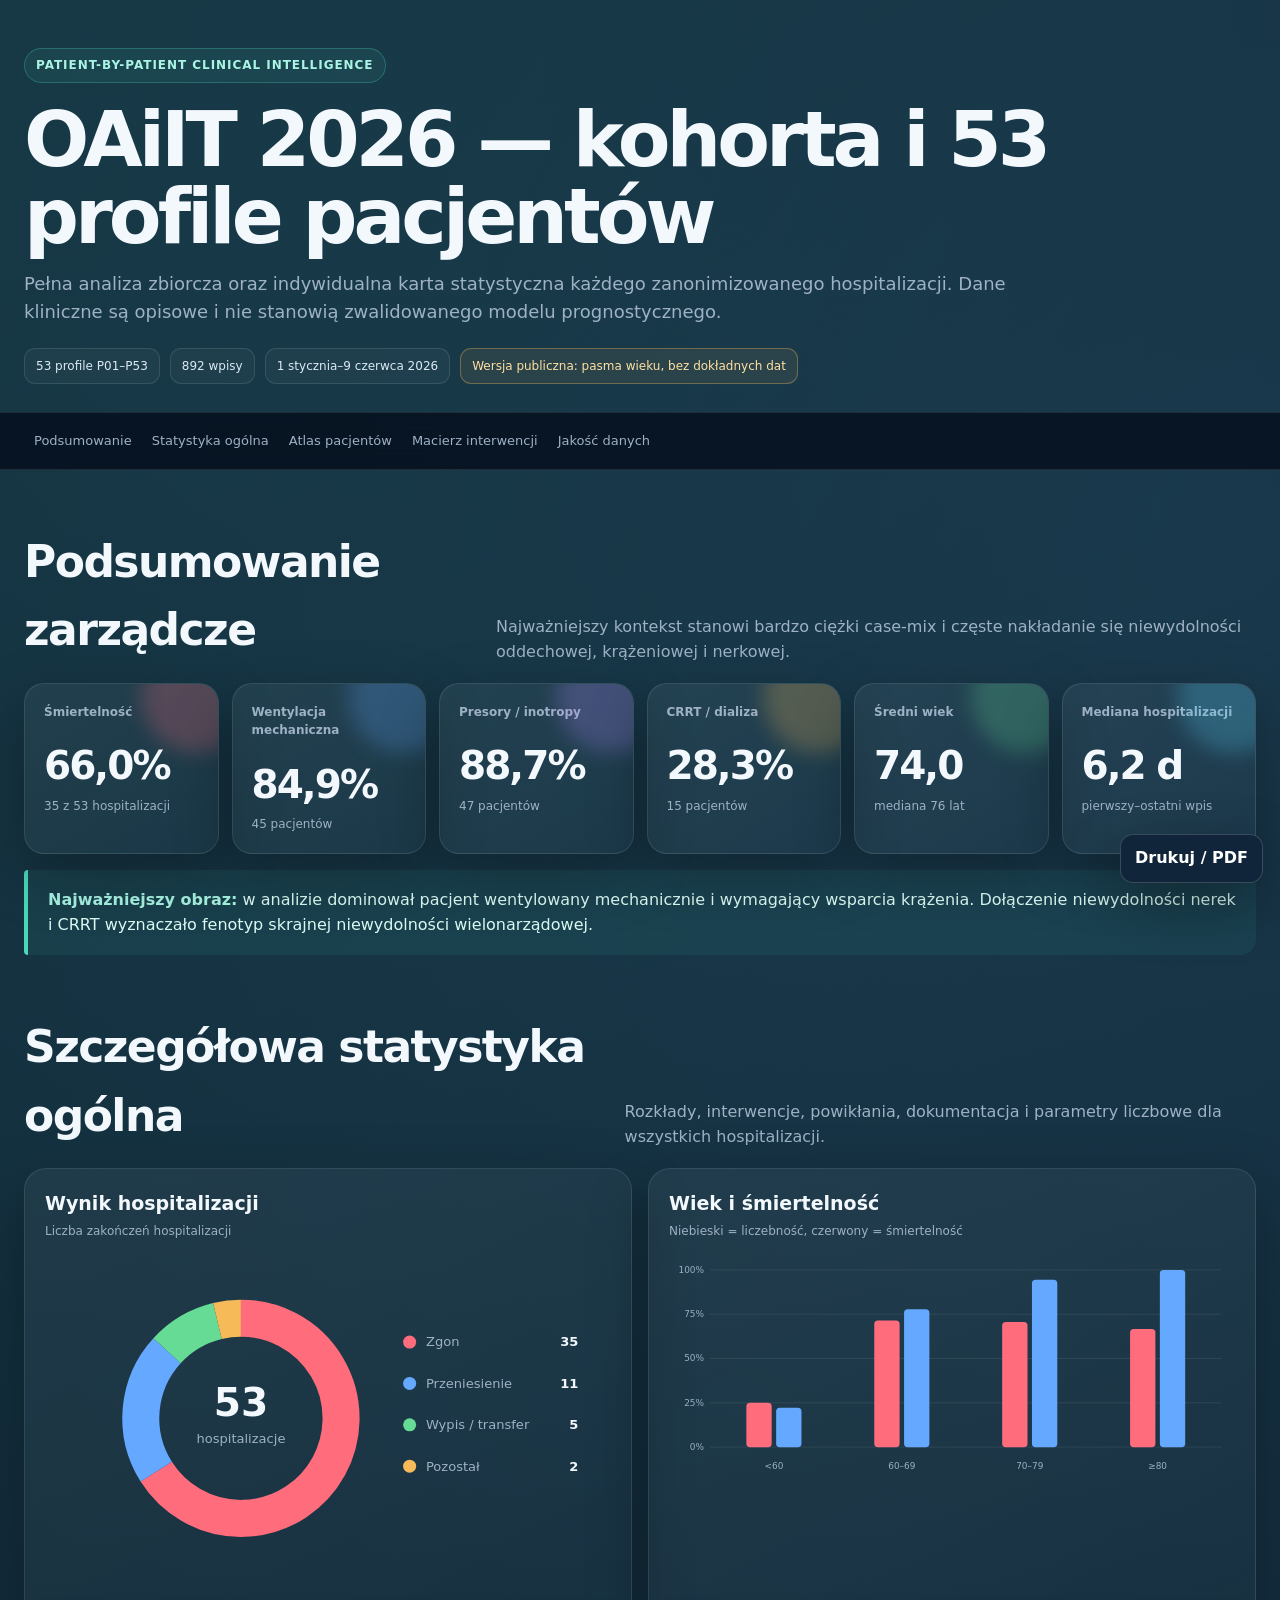
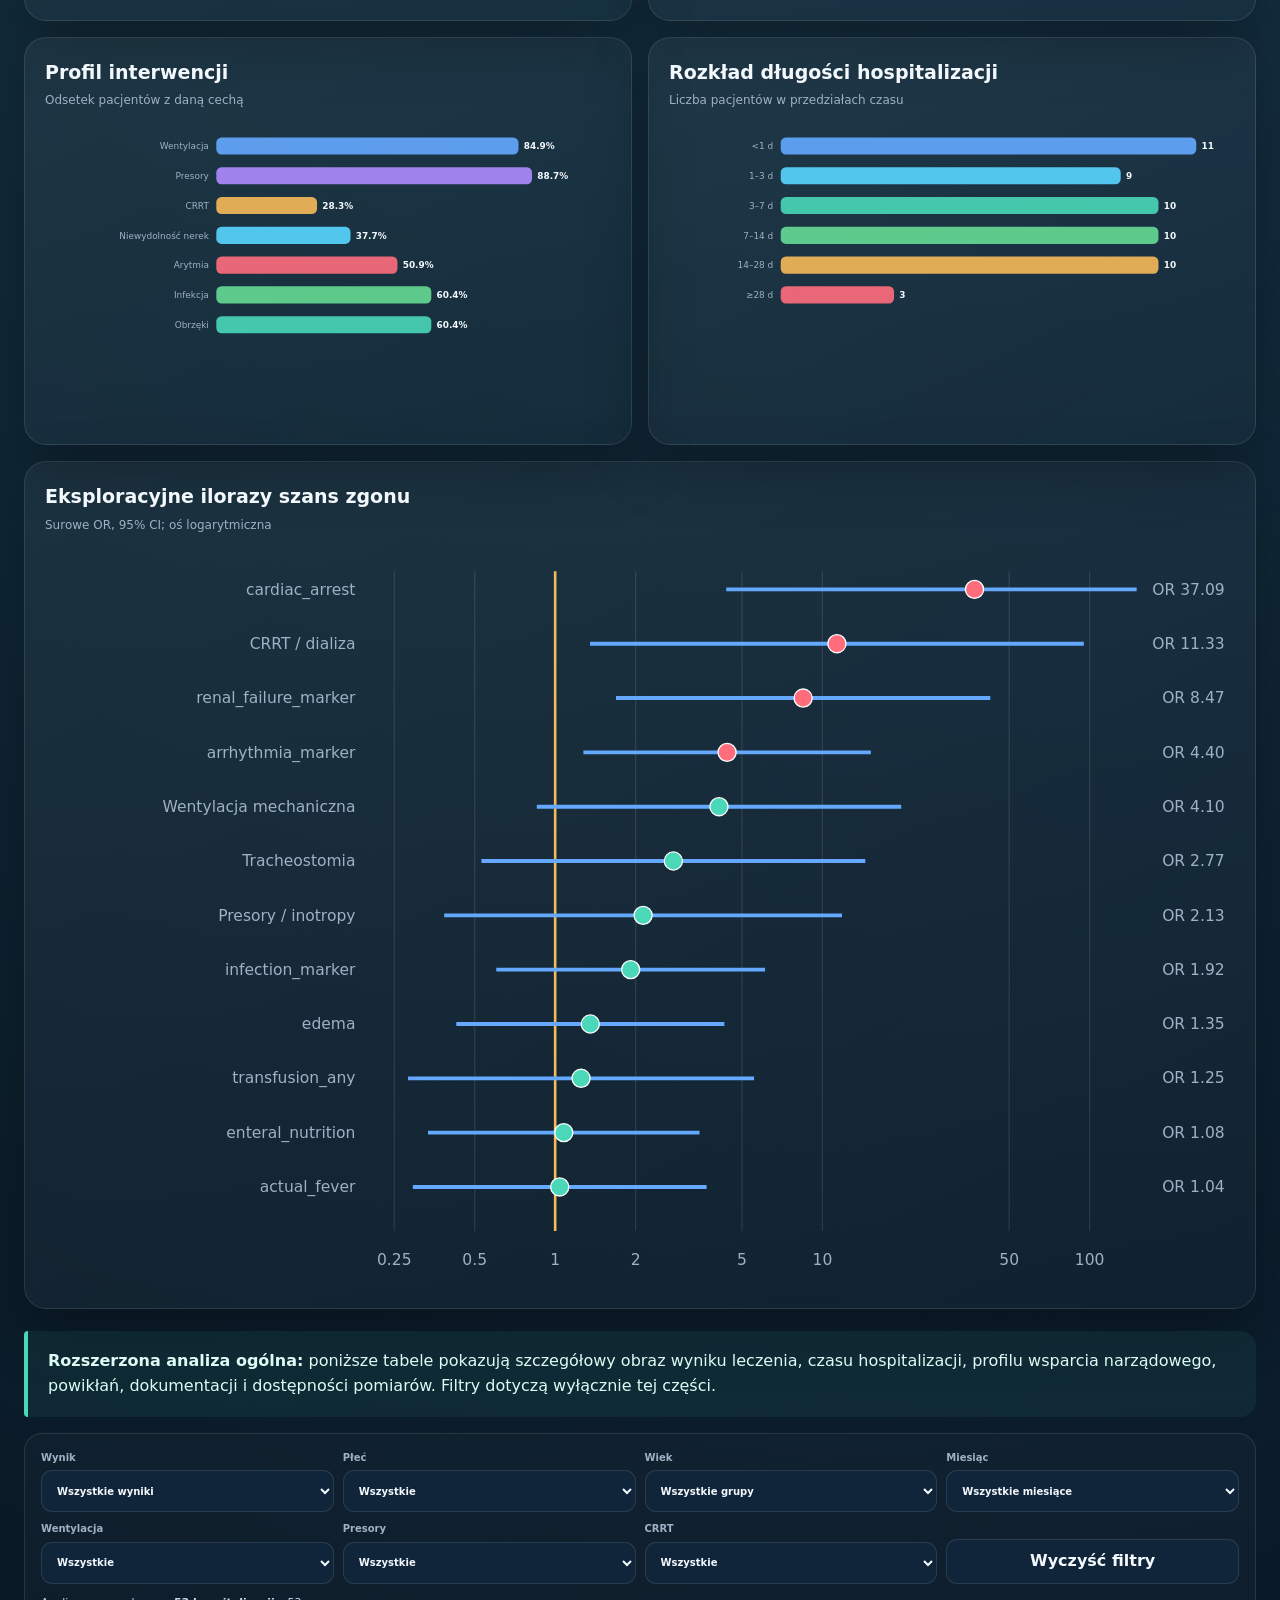
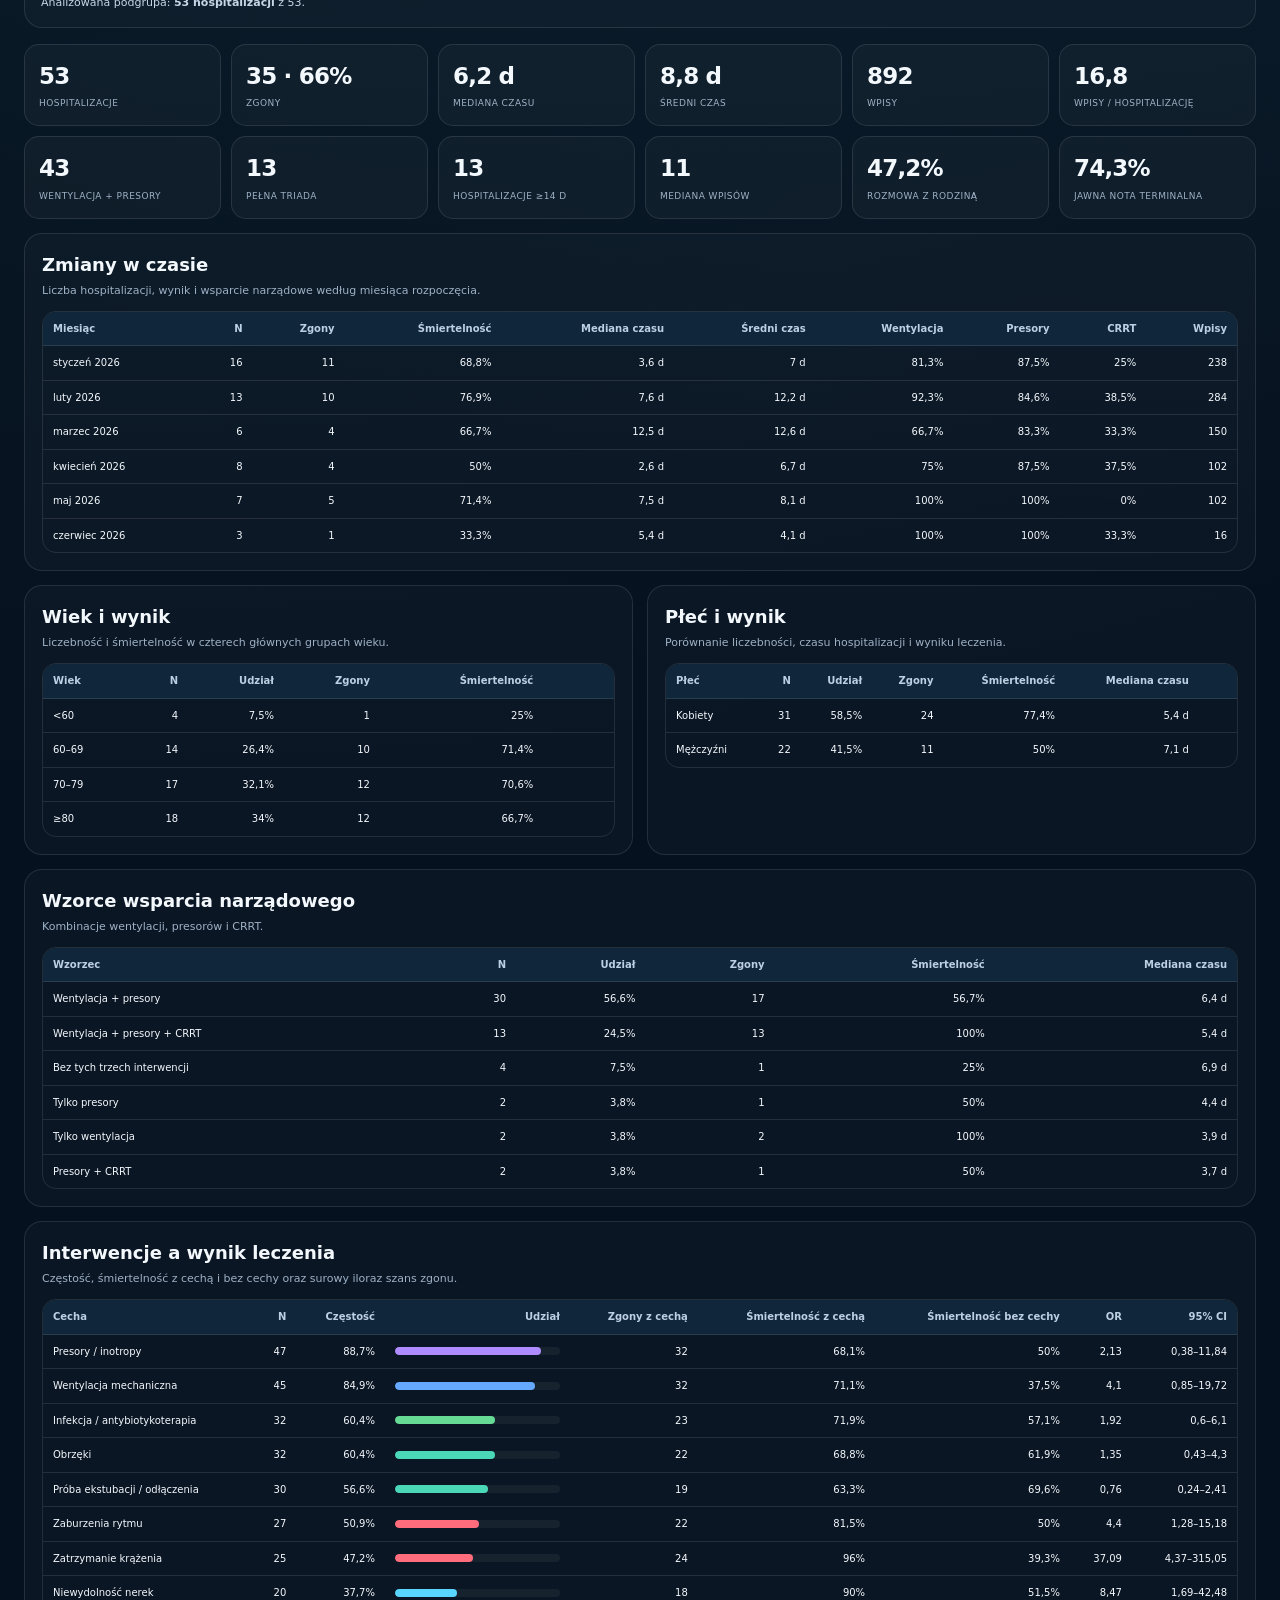
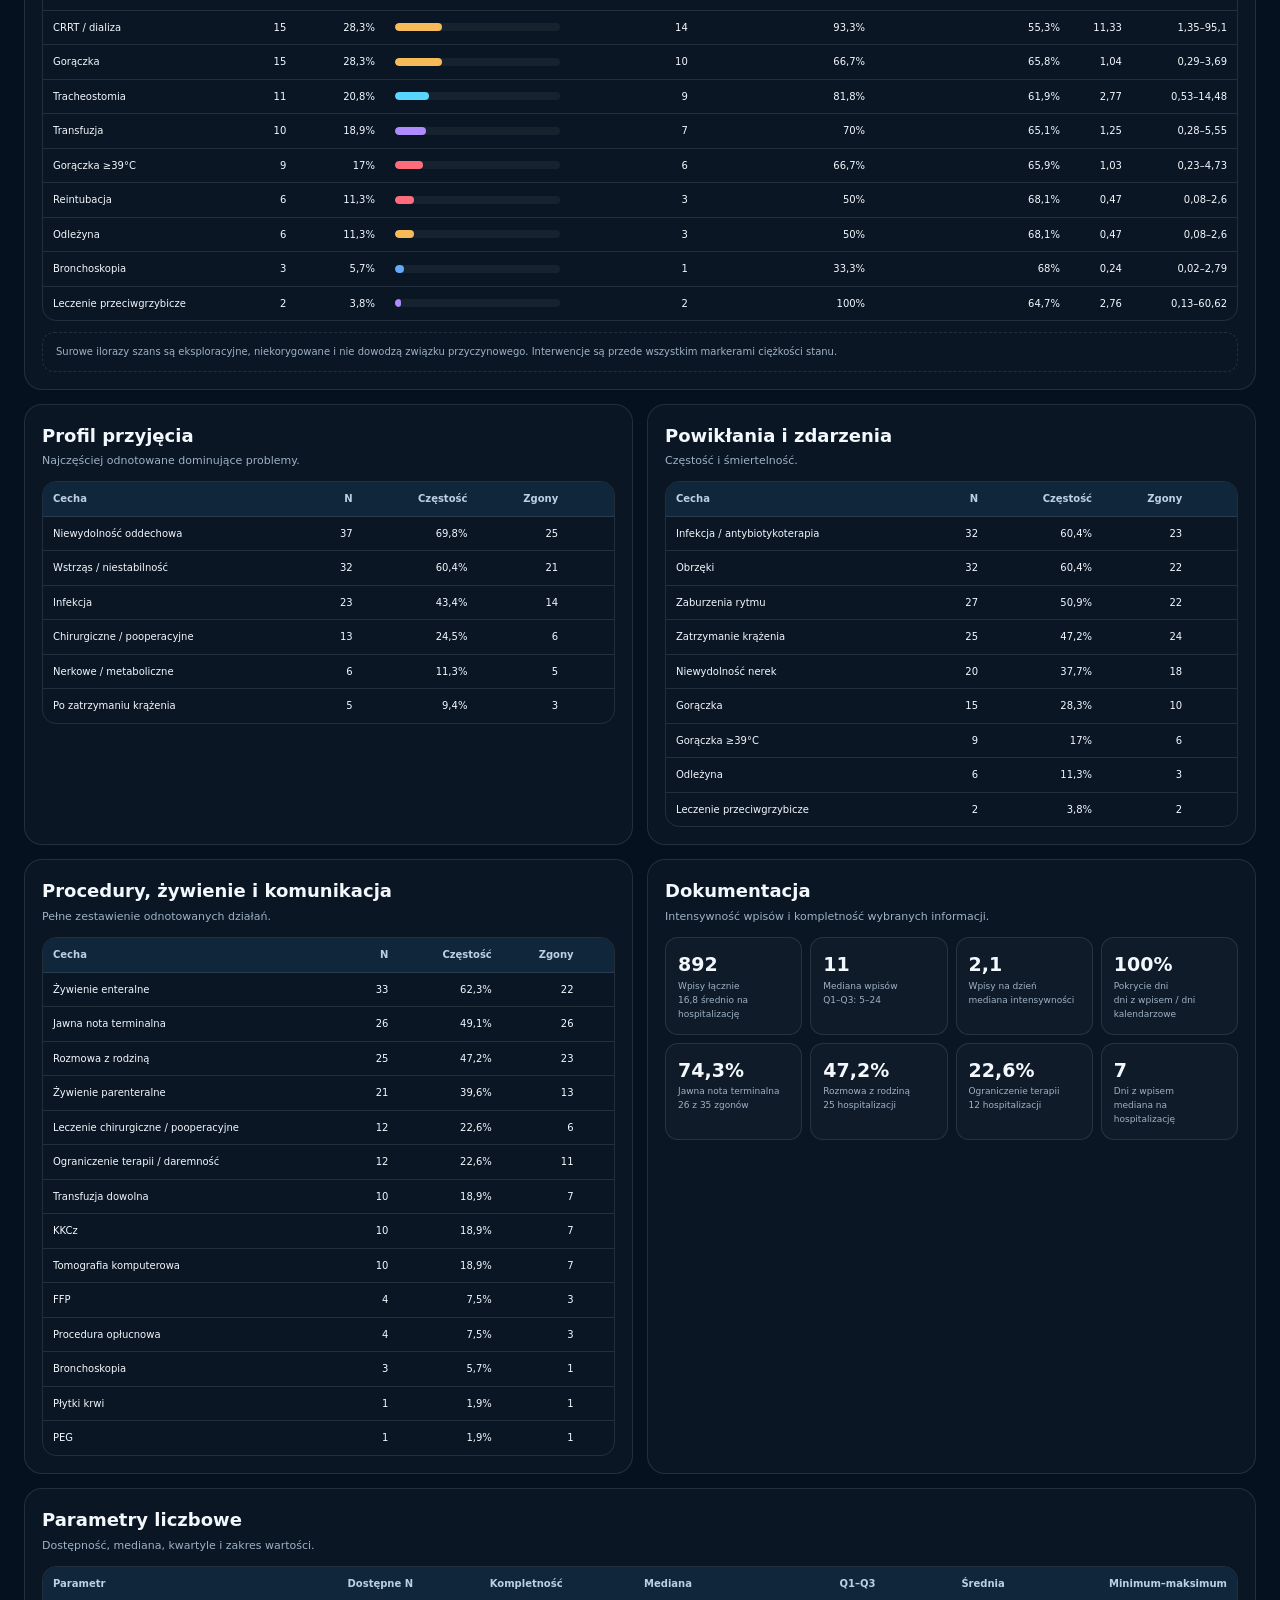
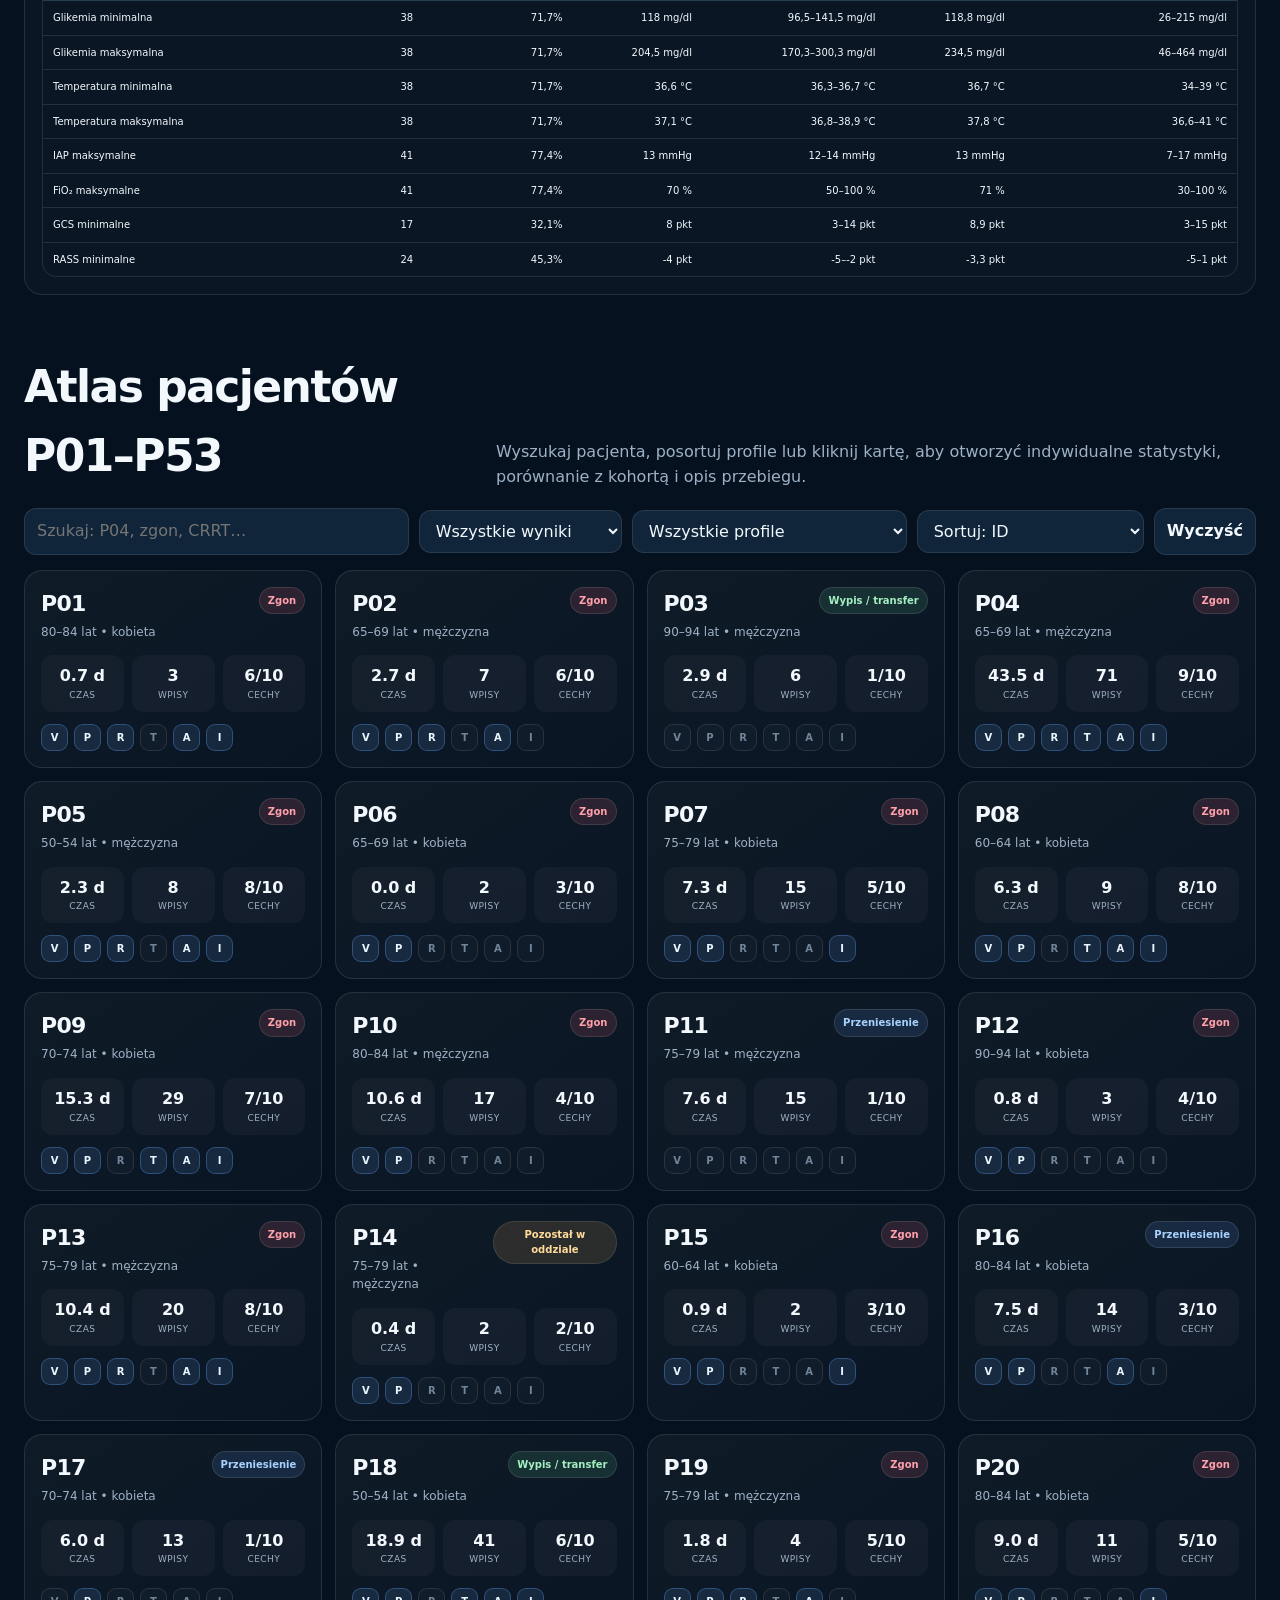
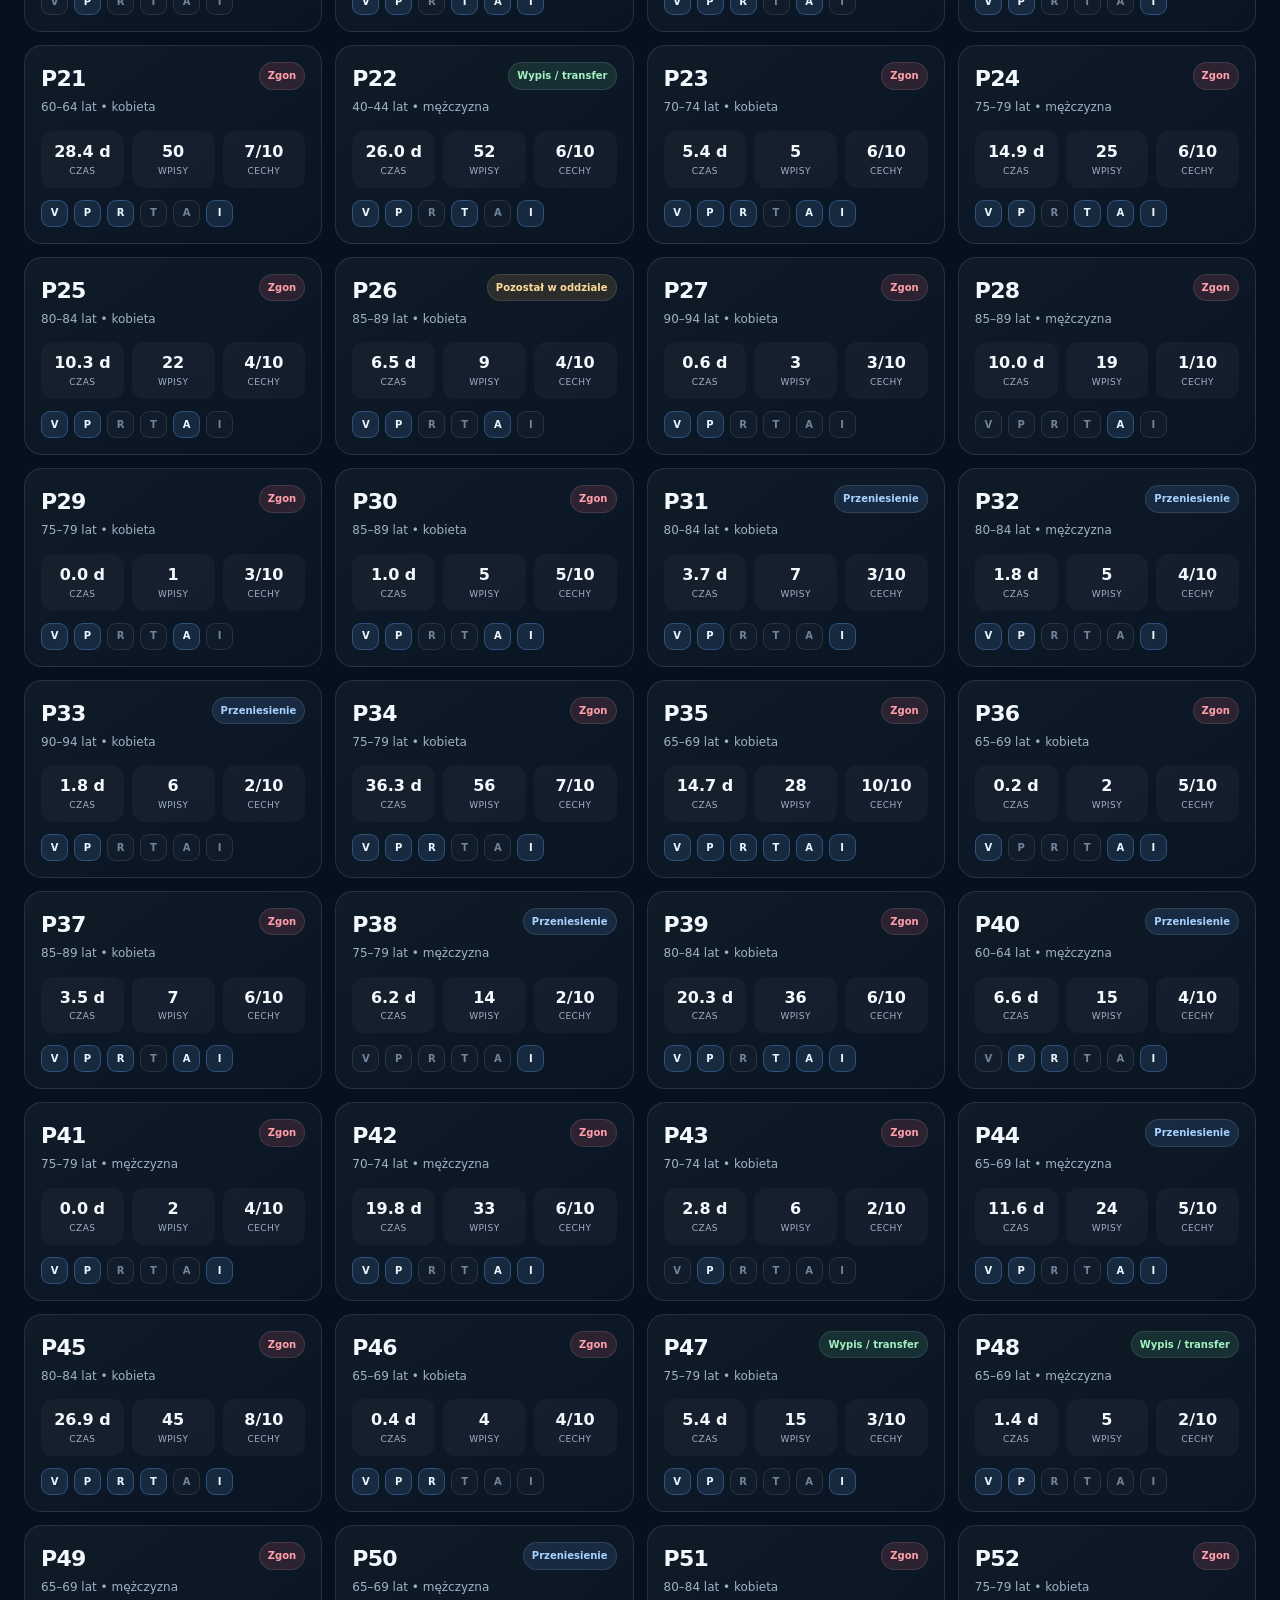
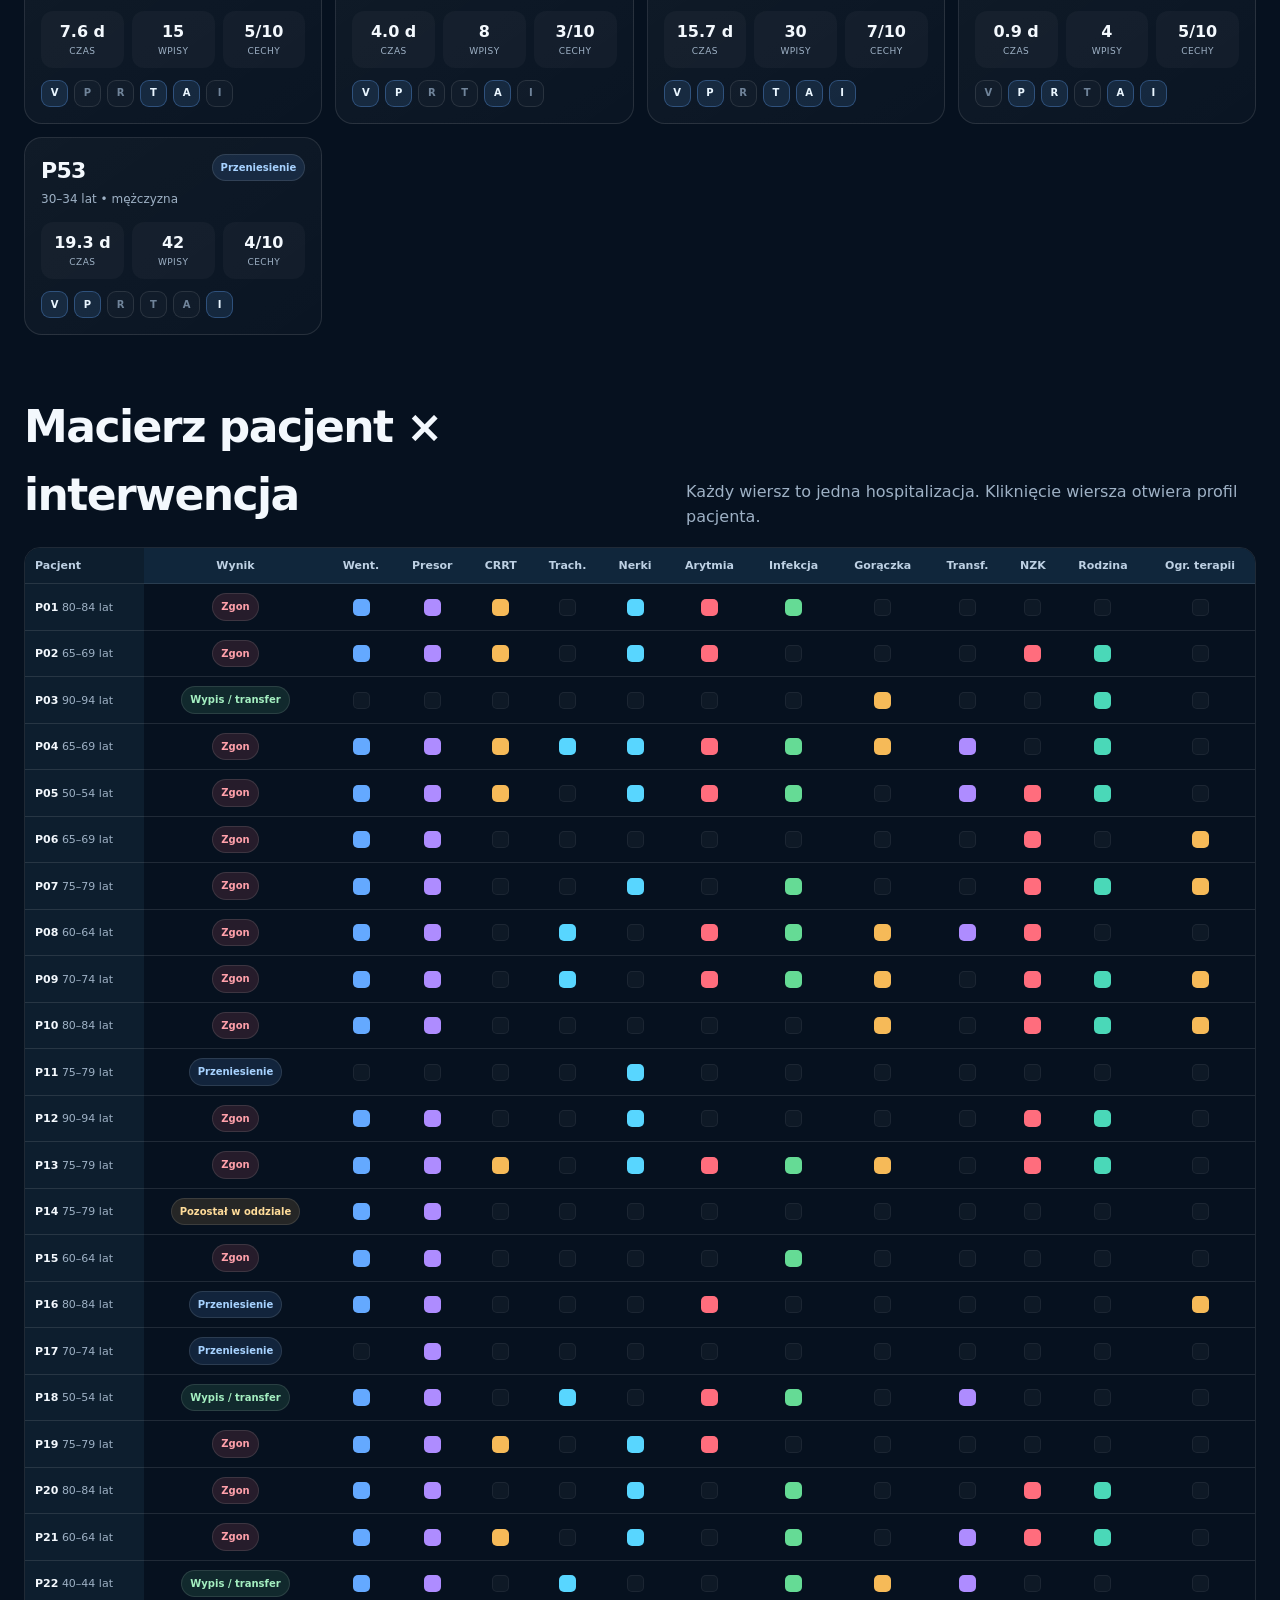
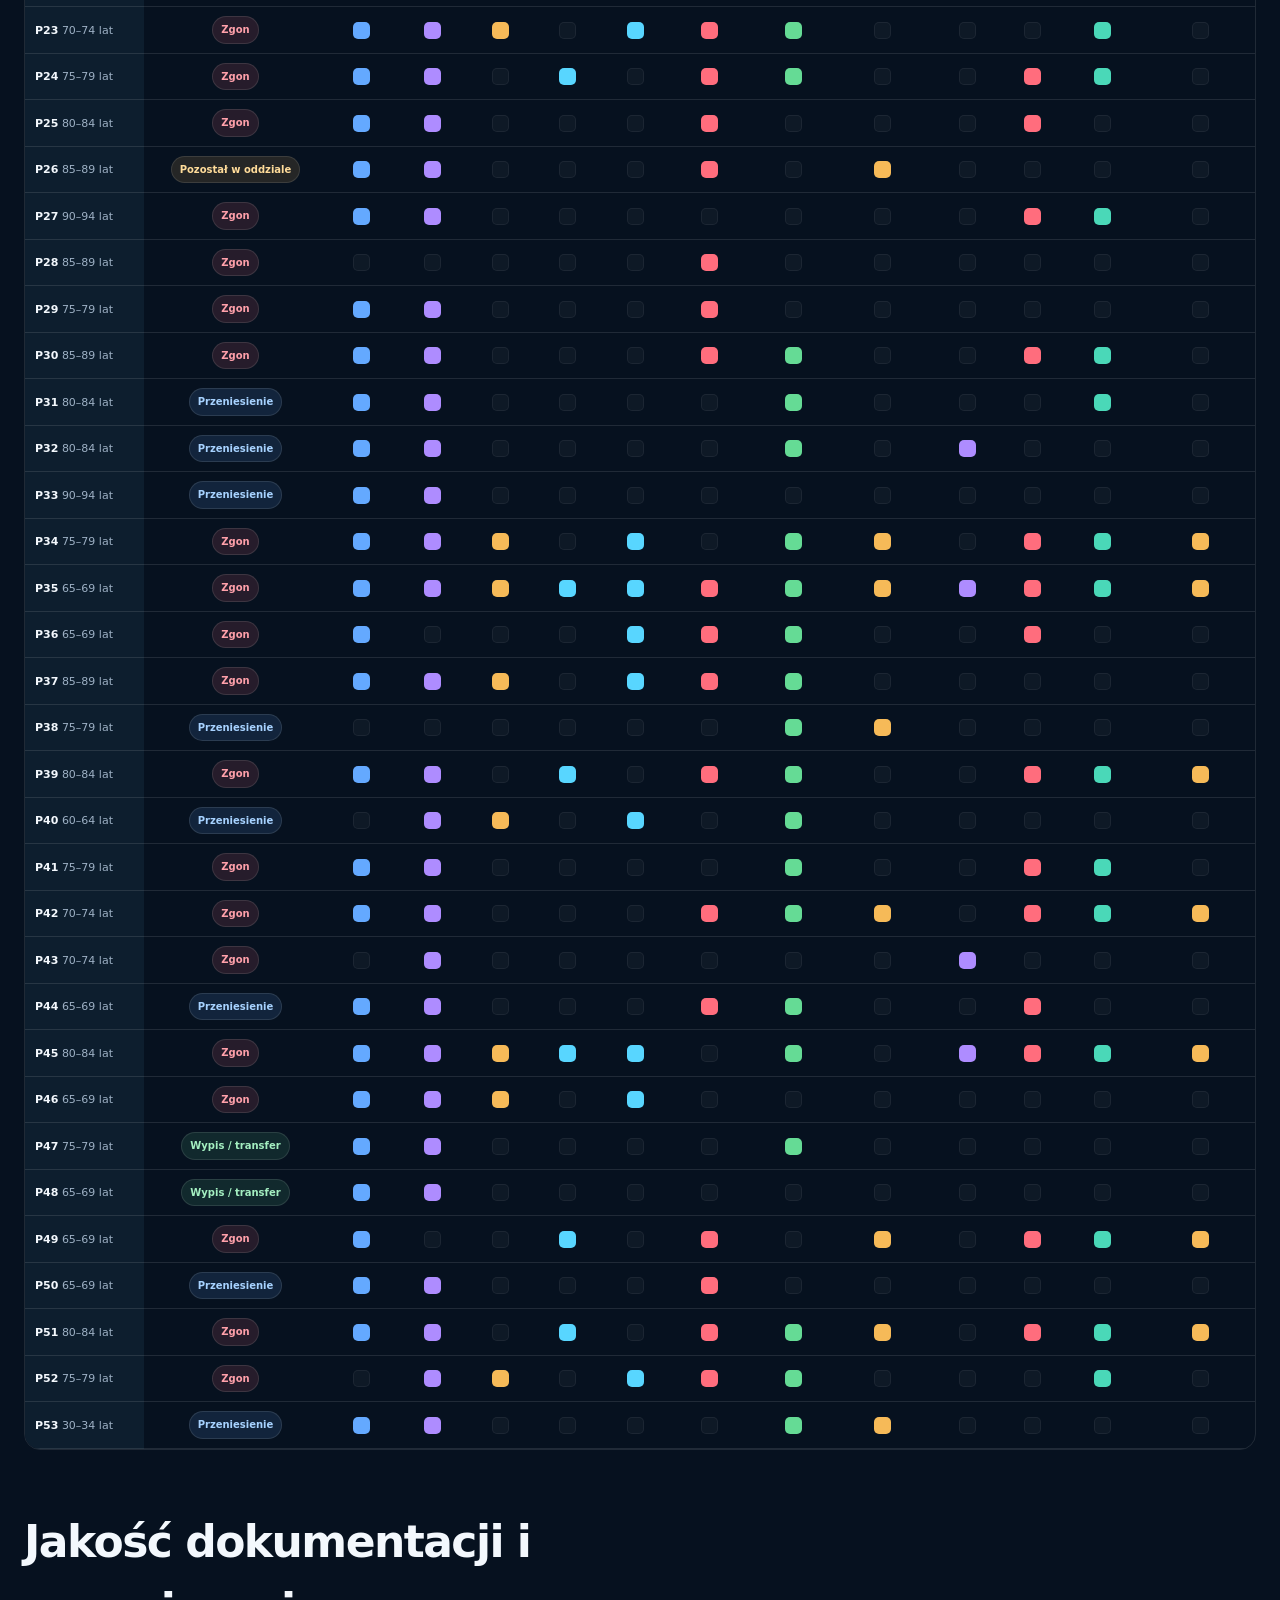
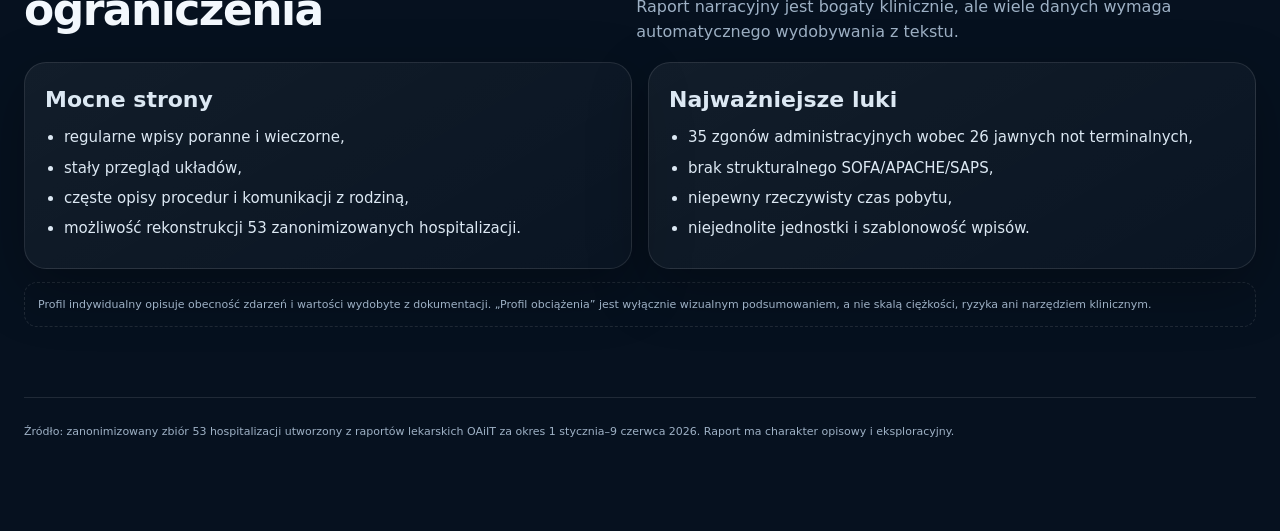
<file: raport-oit/index.html>
<!doctype html>
<html lang="pl">
<head>
<meta charset="utf-8">
<meta name="viewport" content="width=device-width,initial-scale=1,viewport-fit=cover">
<meta name="theme-color" content="#07111f">
<meta http-equiv="Cache-Control" content="no-cache, no-store, must-revalidate">
<meta http-equiv="Pragma" content="no-cache">
<meta http-equiv="Expires" content="0">
<title>OAiIT 2026 — ładowanie raportu</title>
<style>
html,body{height:100%;margin:0;background:#06111f;color:#f3f8fd;font-family:Inter,system-ui,-apple-system,BlinkMacSystemFont,"Segoe UI",sans-serif}.wrap{height:100%;display:grid;place-items:center;padding:24px;text-align:center;box-sizing:border-box}.card{max-width:520px;padding:28px;border:1px solid rgba(255,255,255,.12);border-radius:22px;background:linear-gradient(145deg,rgba(255,255,255,.06),rgba(255,255,255,.02));box-shadow:0 20px 60px rgba(0,0,0,.35)}.spinner{width:48px;height:48px;border-radius:50%;border:4px solid rgba(255,255,255,.12);border-top-color:#4ad8b8;margin:0 auto 18px;animation:s .8s linear infinite}@keyframes s{to{transform:rotate(360deg)}}h1{font-size:24px;margin:0 0 8px}p{color:#9eb1c5;margin:0}.err{color:#ff9aa6;margin-top:14px;font-size:13px;white-space:pre-wrap}
</style>
</head>
<body>
<div class="wrap" id="loader"><div class="card"><div class="spinner"></div><h1>Ładowanie raportu</h1><p>Statystyka ogólna i 53 indywidualne profile pacjentów.</p><div class="err" id="err"></div></div></div>
<script>
(async()=>{
  const VERSION='20260711-v9a';
  const initialError=document.getElementById('err');
  let reportMounted=false;

  function errorBox(message,kind='runtime'){
    if(!reportMounted&&initialError){initialError.textContent='Nie udało się uruchomić raportu.\n'+message+'\nOdśwież stronę.';return;}
    let banner=document.getElementById('report-runtime-error');
    if(!banner){banner=document.createElement('div');banner.id='report-runtime-error';banner.setAttribute('role','alert');banner.style.cssText='position:relative;z-index:99999;margin:12px 14px;padding:12px 14px;border:1px solid rgba(255,109,125,.55);border-radius:12px;background:#34131b;color:#ffd7dc;font:600 13px/1.45 system-ui,-apple-system,sans-serif;white-space:pre-wrap;box-shadow:0 14px 36px rgba(0,0,0,.35)';document.body.prepend(banner);}
    banner.textContent=(kind==='fatal'?'Nie udało się uruchomić raportu.':'Raport nie uruchomił części interaktywnej.')+'\n'+message+'\nOdśwież stronę.';
  }

  function definition(node){return{attributes:[...node.attributes].map(a=>[a.name,a.value]),source:node.textContent||''};}
  async function activateScript(item){
    const script=document.createElement('script');
    for(const [name,value] of item.attributes){if(name==='src')script.setAttribute(name,new URL(value,location.href).href);else script.setAttribute(name,value);}
    if(script.getAttribute('src'))await new Promise((resolve,reject)=>{script.addEventListener('load',resolve,{once:true});script.addEventListener('error',()=>reject(new Error('Nie załadowano skryptu: '+script.getAttribute('src'))),{once:true});document.body.appendChild(script);});
    else{script.textContent=item.source;document.body.appendChild(script);}
  }
  async function activateExternal(src){return activateScript({attributes:[['src',src]],source:''});}

  function repairFragments(parts){
    const fixed=parts.map(part=>part.replace(/^\uFEFF/,'').replace(/[\r\n]+$/,''));
    const marker='"bronchoskopia"';
    const cut=fixed[1].lastIndexOf(marker);
    if(cut<0||!fixed[2].startsWith('choskopia":'))throw new Error('Nie rozpoznano granicy danych part-2/part-3.');
    fixed[1]=fixed[1].slice(0,cut+5);
    for(const index of [3,5]){if(!fixed[index].startsWith('":'))throw new Error(`Nie rozpoznano nadmiarowego prefiksu w part-${index+1}.`);fixed[index]=fixed[index].slice(2);}
    return fixed.join('');
  }
  function validateInlineScript(source){
    const prefix='const DATA=',suffix=';const P=DATA.';const start=source.indexOf(prefix),end=source.indexOf(suffix,start+prefix.length);
    if(start>=0&&end>start){const data=JSON.parse(source.slice(start+prefix.length,end)),ids=(data.patients||[]).map(r=>r.id_epizodu);if(ids.length!==53||new Set(ids).size!==53||ids[0]!=='P01'||ids[52]!=='P53')throw new Error(`Nieprawidłowy zbiór pacjentów: ${ids.length} rekordów, ${new Set(ids).size} unikalnych ID.`);}
    new Function(source);
  }

  try{
    const urls=Array.from({length:7},(_,i)=>`v2/part-${i+1}.txt?${VERSION}`);
    const parts=await Promise.all(urls.map(async url=>{const response=await fetch(url,{cache:'no-store'});if(!response.ok)throw new Error(`${url}: HTTP ${response.status}`);return response.text();}));
    const source=repairFragments(parts);
    if(!source.includes('id="patientGrid"')||!source.includes('id="matrixBody"')||!source.includes('renderAtlas();renderMatrix();renderCohort()'))throw new Error('Pobrane fragmenty raportu są niepełne.');
    const parsed=new DOMParser().parseFromString(source,'text/html');
    const scripts=[...parsed.querySelectorAll('script')].map(definition);parsed.querySelectorAll('script').forEach(node=>node.remove());
    if(!scripts.length)throw new Error('W raporcie nie znaleziono skryptu uruchamiającego.');
    for(const script of scripts)if(!script.attributes.some(([name])=>name==='src'))validateInlineScript(script.source);

    document.documentElement.lang=parsed.documentElement.lang||'pl';document.head.innerHTML=parsed.head.innerHTML;document.body.innerHTML=parsed.body.innerHTML;reportMounted=true;
    const mobileFix=document.createElement('style');mobileFix.textContent='@media(max-width:850px){.print{position:static!important;display:block!important;width:max-content;margin:14px 14px 0 auto!important;padding:9px 12px!important;box-shadow:none!important}.chart{min-height:220px}.shell{padding-bottom:calc(70px + env(safe-area-inset-bottom))!important}}@media print{.print{display:none!important}}';document.head.appendChild(mobileFix);
    const captured=[];window.addEventListener('error',event=>{const message=(event.message||'Błąd JavaScript')+' @ '+(event.lineno||'?')+':'+(event.colno||'?');captured.push(message);errorBox(captured.join('\n'));});window.addEventListener('unhandledrejection',event=>{const reason=event.reason&&event.reason.message?event.reason.message:String(event.reason||'nieznany błąd');captured.push('Promise: '+reason);errorBox(captured.join('\n'));});
    for(const script of scripts)await activateScript(script);
    await activateExternal(`enhance-v9.js?${VERSION}`);

    const verify=()=>{const cards=document.querySelectorAll('#patientGrid .patient-card').length,rows=document.querySelectorAll('#matrixBody tr').length,charts=document.querySelectorAll('.chart svg').length,details=document.querySelectorAll('#oa-details .oa-card').length,legacy=/\bepizod/i.test(document.body.innerText||'');if(cards!==53||rows!==53||charts<5||details<8||legacy){errorBox(captured.length?captured.join('\n'):`karty=${cards}/53, wiersze=${rows}/53, wykresy=${charts}/5, sekcje szczegółowe=${details}/8, stare nazewnictwo=${legacy?'tak':'nie'}`);return false}const banner=document.getElementById('report-runtime-error');if(banner)banner.remove();return true};
    requestAnimationFrame(()=>requestAnimationFrame(()=>{if(!verify())setTimeout(verify,900);}));
  }catch(error){console.error(error);errorBox(error&&error.message?error.message:String(error),'fatal');}
})();
</script>
</body>
</html>
</file>
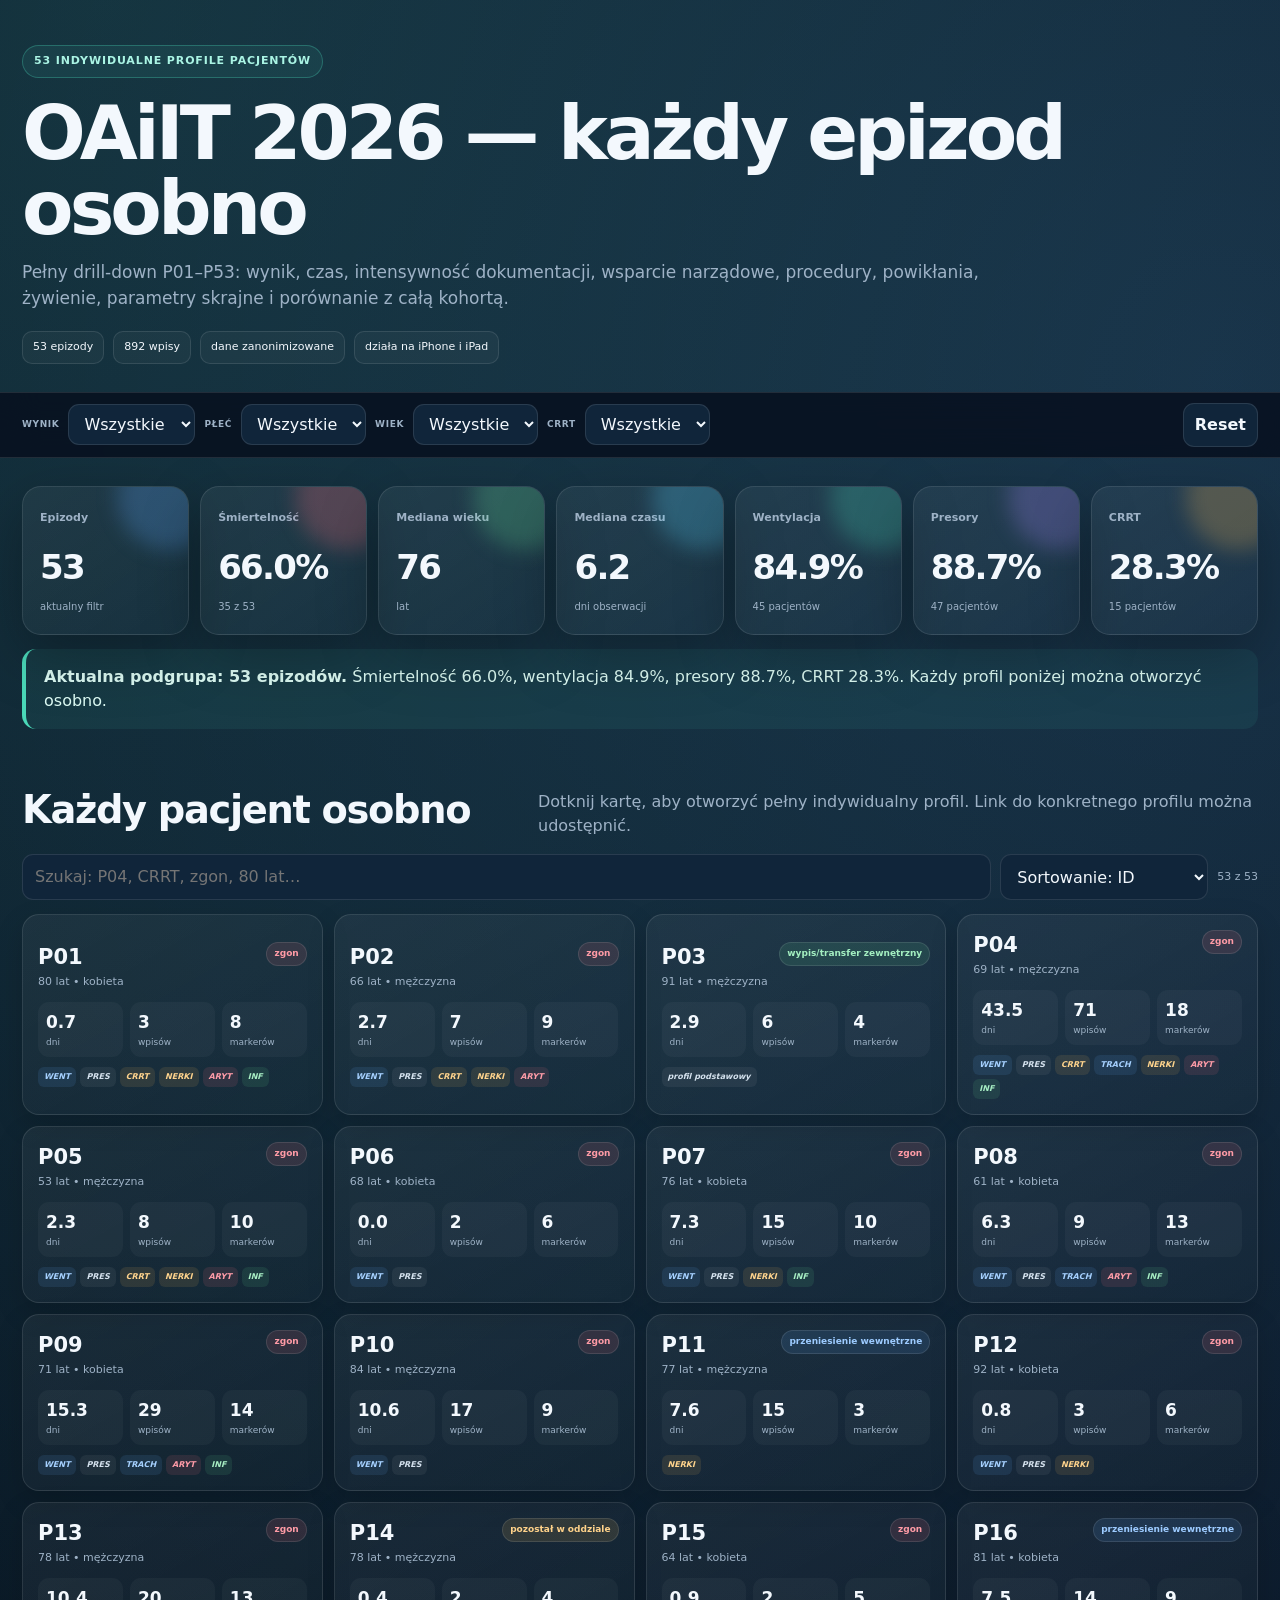
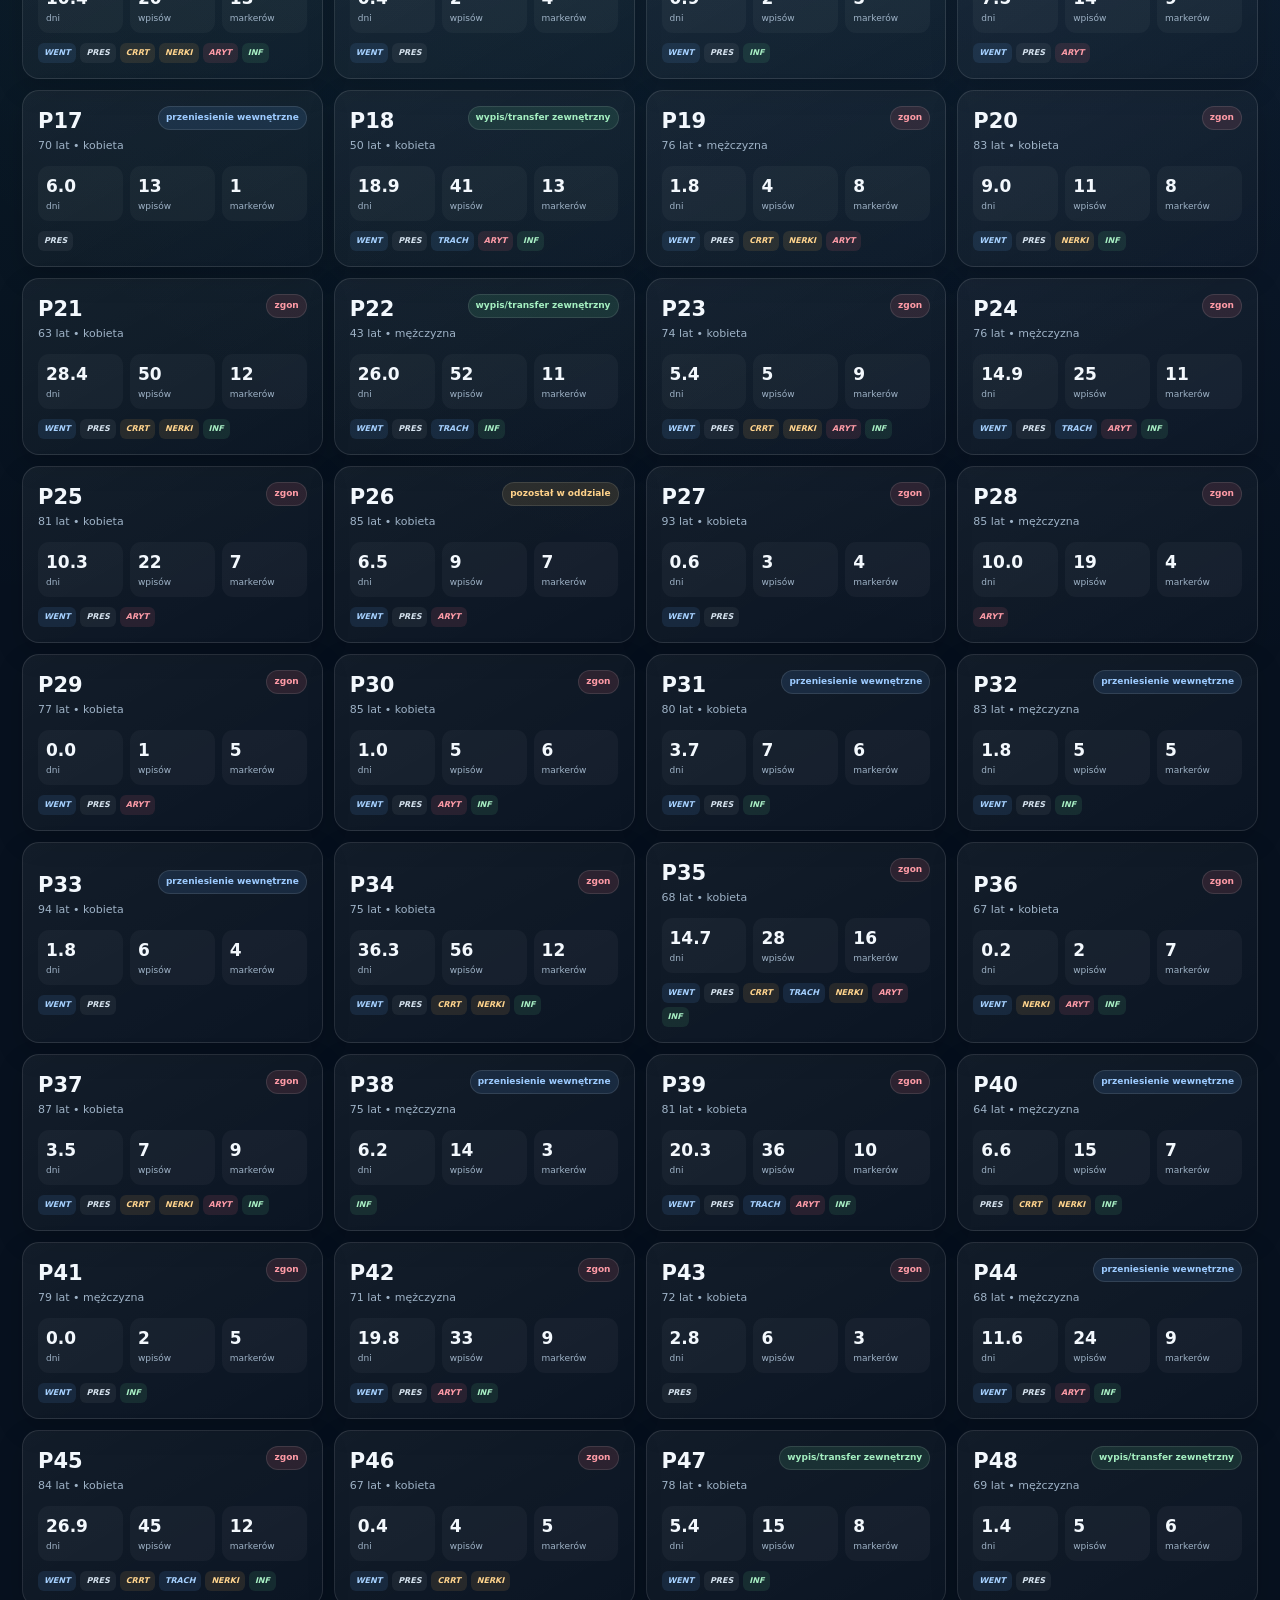
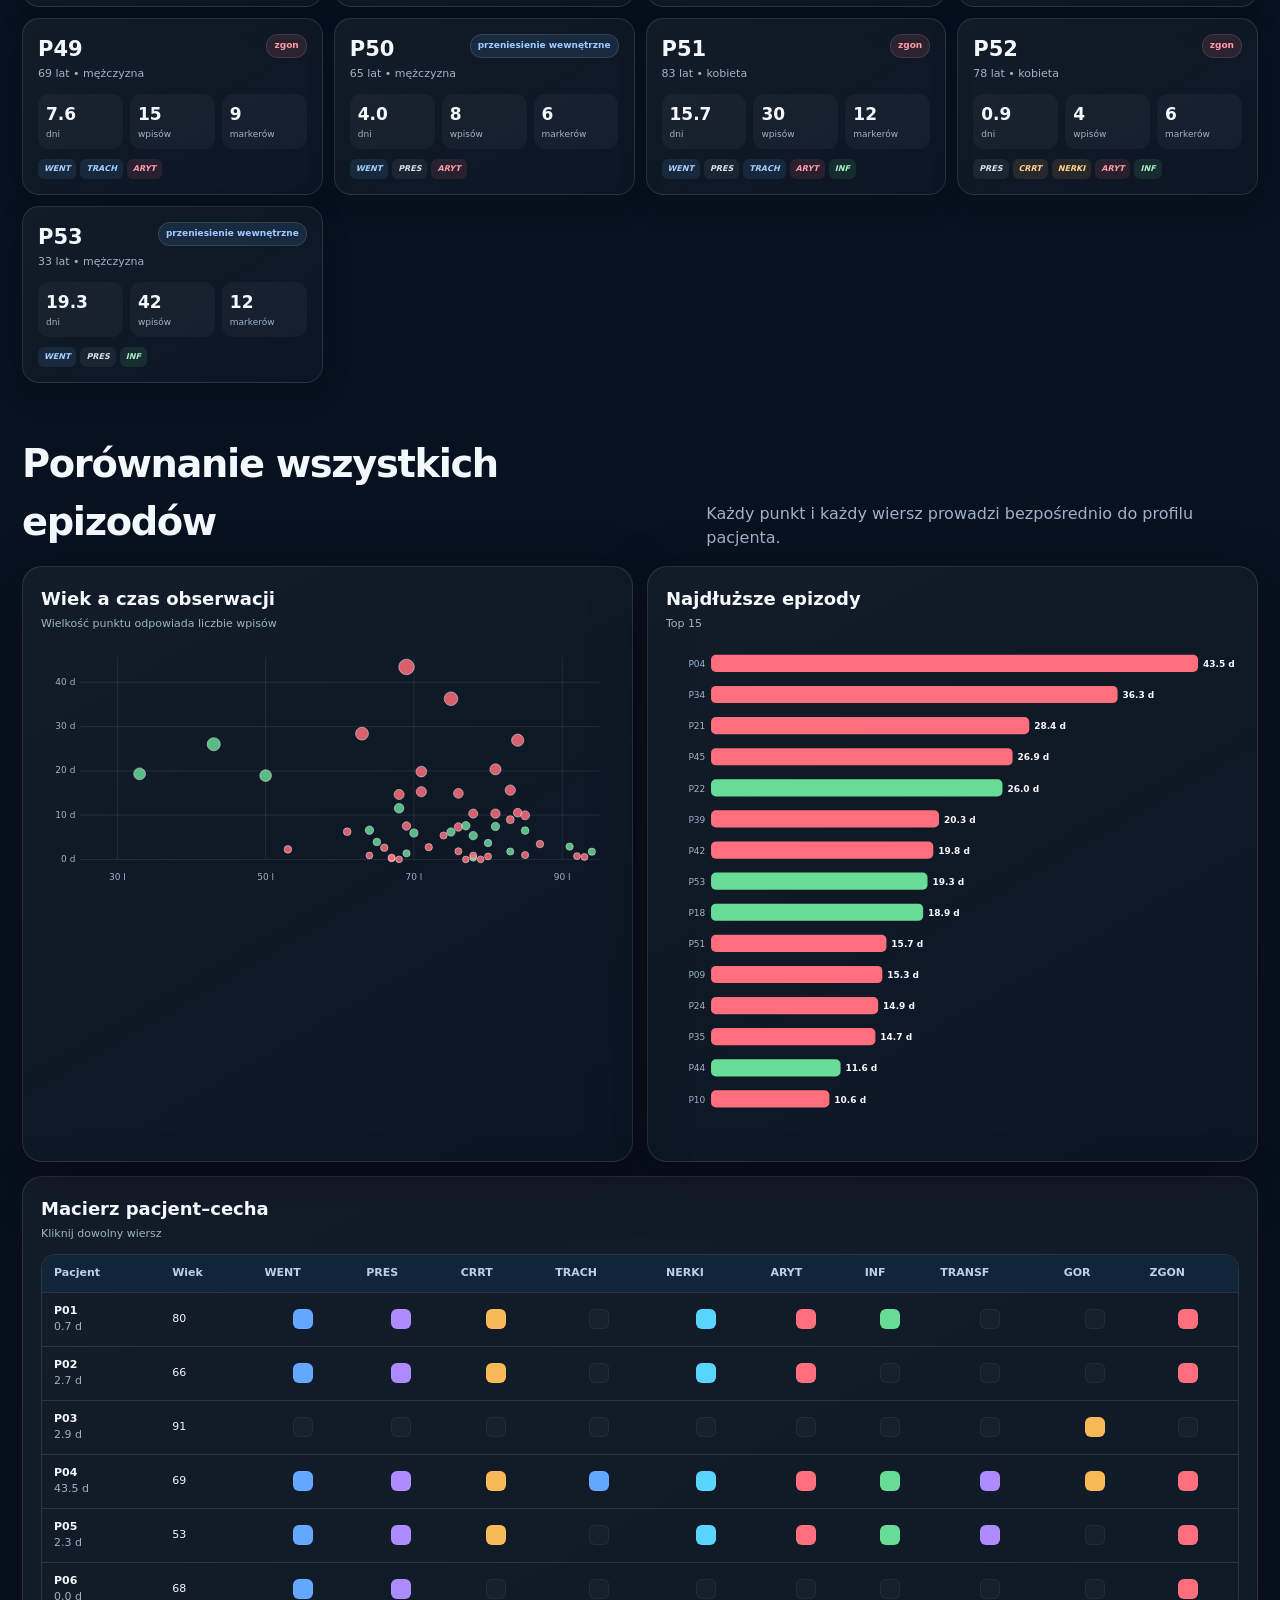
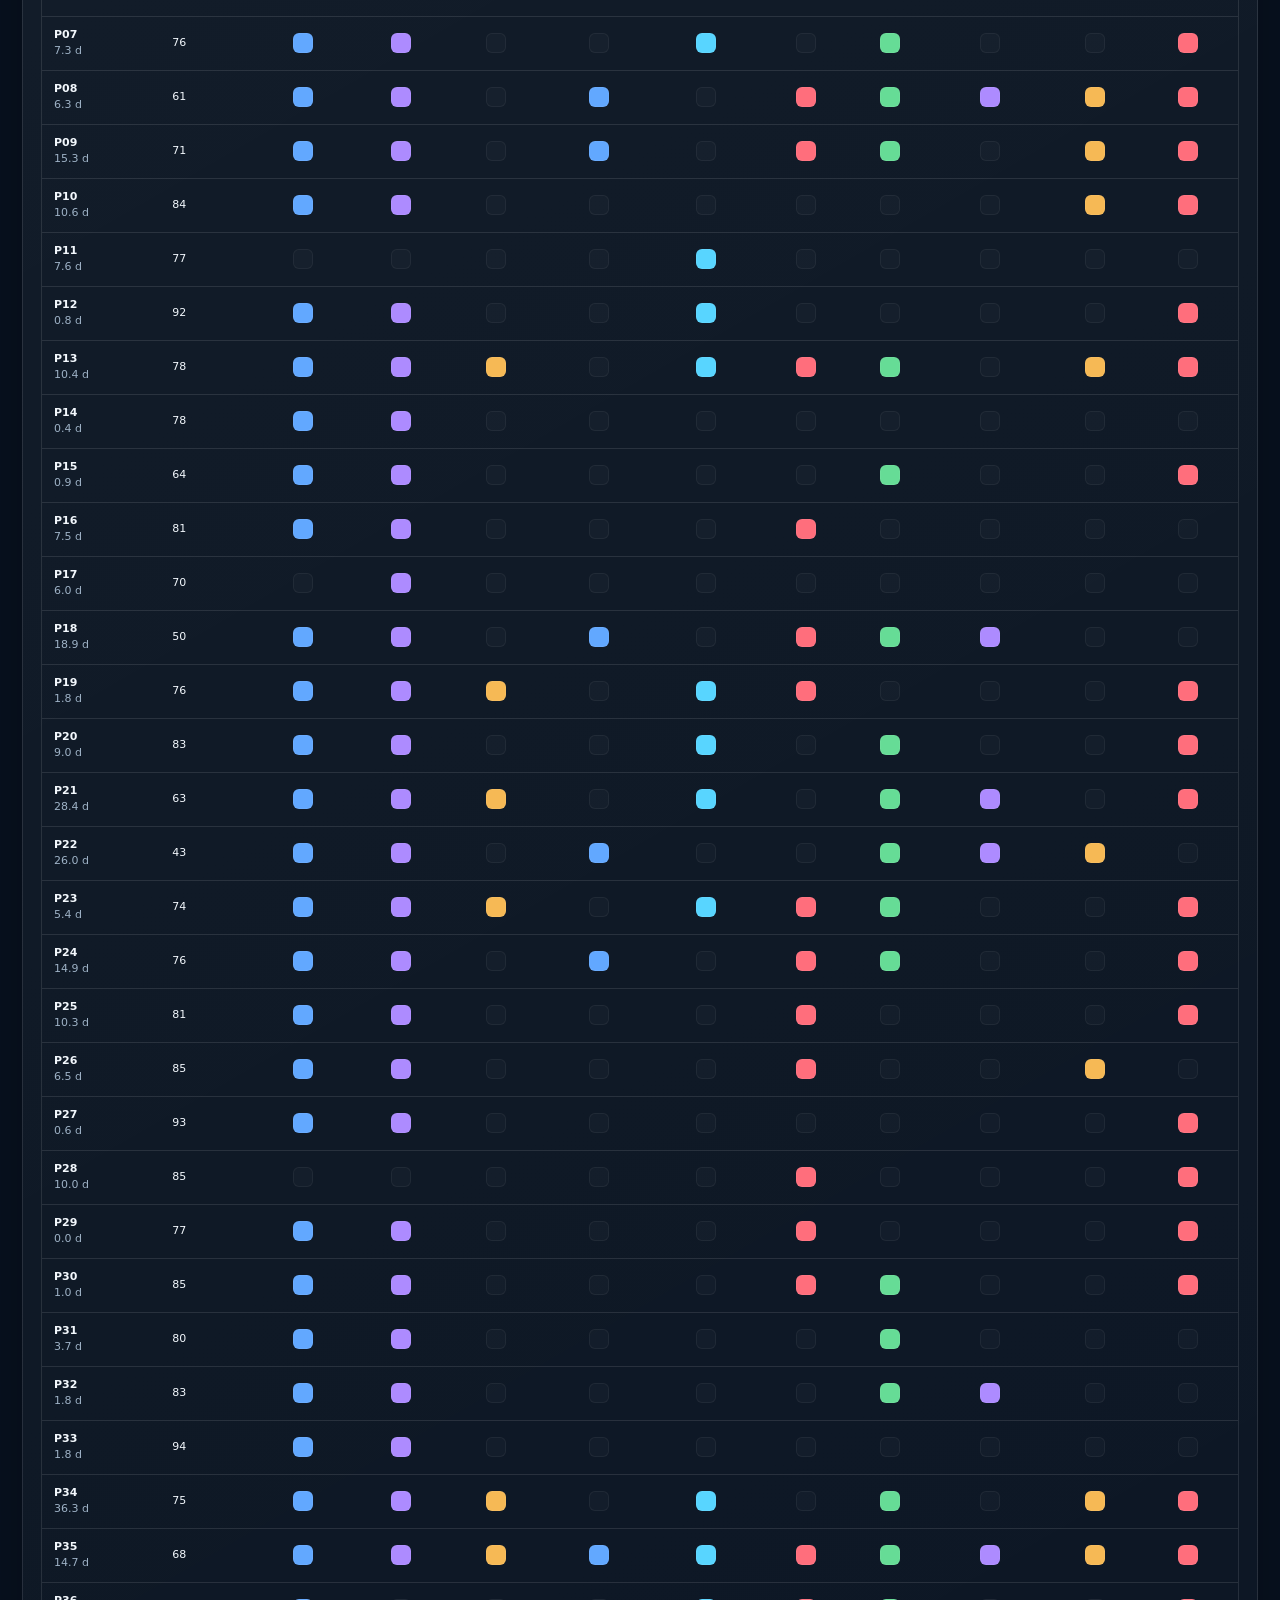
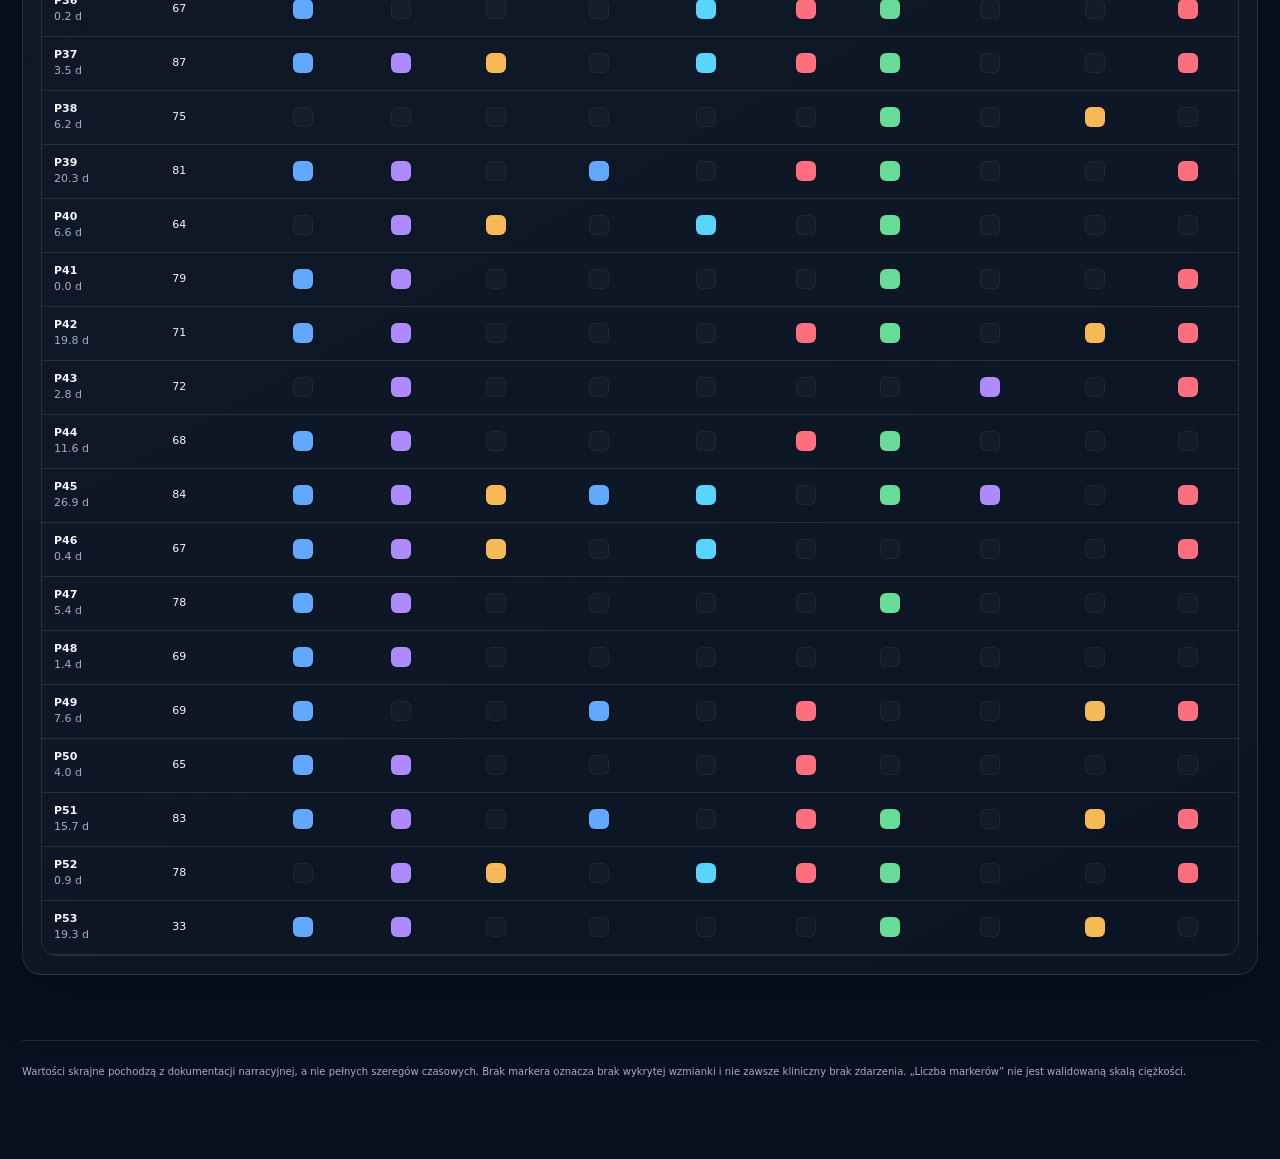
<file: raport-pacjenci/index.html>
<!doctype html>
<html lang="pl">
<head>
<meta charset="utf-8"/>
<meta content="width=device-width,initial-scale=1,viewport-fit=cover" name="viewport"/>
<meta content="#07111f" name="theme-color"/>
<title>OAiIT 2026 — 53 profile pacjentów</title>
<link href="style.css?v=3" rel="stylesheet"/></head>
<body>
<div class="tip" id="tip"></div>
<div class="wrap">
<header class="hero"><span class="ey">53 indywidualne profile pacjentów</span><h1>OAiIT 2026 — każdy epizod osobno</h1><p>Pełny drill-down P01–P53: wynik, czas, intensywność dokumentacji, wsparcie narządowe, procedury, powikłania, żywienie, parametry skrajne i porównanie z całą kohortą.</p><div class="pills"><span class="pill">53 epizody</span><span class="pill">892 wpisy</span><span class="pill">dane zanonimizowane</span><span class="pill">działa na iPhone i iPad</span></div></header>
<div class="bar"><label>Wynik</label><select id="fo"><option value="all">Wszystkie</option><option value="1">Zgon</option><option value="0">Bez zgonu</option></select><label>Płeć</label><select id="fs"><option value="all">Wszystkie</option><option>K</option><option>M</option></select><label>Wiek</label><select id="fa"><option value="all">Wszystkie</option><option value="lt70">&lt;70</option><option value="70">≥70</option><option value="80">≥80</option></select><label>CRRT</label><select id="fc"><option value="all">Wszystkie</option><option value="1">Tak</option><option value="0">Nie</option></select><span class="sp"></span><button id="reset">Reset</button></div>
<div class="kpis"><div class="kpi" style="--gl:rgba(98,168,255,.24)"><span>Epizody</span><b id="kn">—</b><small>aktualny filtr</small></div><div class="kpi" style="--gl:rgba(255,110,124,.24)"><span>Śmiertelność</span><b id="km">—</b><small id="kms"></small></div><div class="kpi" style="--gl:rgba(102,220,150,.24)"><span>Mediana wieku</span><b id="ka">—</b><small>lat</small></div><div class="kpi" style="--gl:rgba(88,213,255,.24)"><span>Mediana czasu</span><b id="kl">—</b><small>dni obserwacji</small></div><div class="kpi" style="--gl:rgba(74,216,184,.24)"><span>Wentylacja</span><b id="kv">—</b><small id="kvs"></small></div><div class="kpi" style="--gl:rgba(173,139,255,.24)"><span>Presory</span><b id="kp">—</b><small id="kps"></small></div><div class="kpi" style="--gl:rgba(246,185,85,.24)"><span>CRRT</span><b id="kc">—</b><small id="kcs"></small></div></div>
<div class="ins" id="ins">Ładowanie danych…</div>
<section><div class="head"><div><h2>Każdy pacjent osobno</h2></div><p>Dotknij kartę, aby otworzyć pełny indywidualny profil. Link do konkretnego profilu można udostępnić.</p></div><div class="tools"><input id="q" placeholder="Szukaj: P04, CRRT, zgon, 80 lat…" type="search"/><select id="sort"><option value="id">Sortowanie: ID</option><option value="los">Najdłuższy pobyt</option><option value="entries">Najwięcej wpisów</option><option value="age">Najstarszy wiek</option><option value="burden">Najwięcej markerów</option></select><span class="count" id="cnt"></span></div><div class="grid" id="grid"><div class="err">Ładowanie profili…</div></div></section>
<section><div class="head"><div><h2>Porównanie wszystkich epizodów</h2></div><p>Każdy punkt i każdy wiersz prowadzi bezpośrednio do profilu pacjenta.</p></div><div class="cols"><div class="card"><h3>Wiek a czas obserwacji</h3><div class="desc">Wielkość punktu odpowiada liczbie wpisów</div><div class="chart" id="scatter"></div></div><div class="card"><h3>Najdłuższe epizody</h3><div class="desc">Top 15</div><div class="chart" id="long"></div></div></div><div class="card" style="margin-top:14px"><h3>Macierz pacjent–cecha</h3><div class="desc">Kliknij dowolny wiersz</div><div class="table"><table><thead><tr><th>Pacjent</th><th>Wiek</th><th>WENT</th><th>PRES</th><th>CRRT</th><th>TRACH</th><th>NERKI</th><th>ARYT</th><th>INF</th><th>TRANSF</th><th>GOR</th><th>ZGON</th></tr></thead><tbody id="matrix"></tbody></table></div></div></section>
<div class="foot">Wartości skrajne pochodzą z dokumentacji narracyjnej, a nie pełnych szeregów czasowych. Brak markera oznacza brak wykrytej wzmianki i nie zawsze kliniczny brak zdarzenia. „Liczba markerów” nie jest walidowaną skalą ciężkości.</div>
</div>
<div class="drawerw" id="dw"><div class="ov" id="ov"></div><aside class="drawer"><div class="dt"><div><b>Indywidualny profil</b><div class="meta">P01–P53</div></div><div class="acts"><button class="ib" id="prev">←</button><button class="ib" id="next">→</button><button class="ib" id="share">Udostępnij</button><button class="ib" id="close">✕</button></div></div><div id="profile"></div></aside></div>
<script src="app.js?v=3"></script></body></html>
</file>
<file: raport-pacjenci/style.css>
:root{--bg:#07111f;--p:#0d1c2c;--p2:#10253a;--t:#f3f8fd;--m:#9eb2c6;--l:rgba(255,255,255,.105);--a:#4ad8b8;--b:#62a8ff;--v:#ad8bff;--y:#f6b955;--r:#ff6e7c;--g:#66dc96;--c:#58d5ff;--sh:0 20px 60px rgba(0,0,0,.28)}
*{box-sizing:border-box}html{scroll-behavior:smooth}body{margin:0;font-family:Inter,ui-sans-serif,system-ui,-apple-system,BlinkMacSystemFont,"Segoe UI",sans-serif;background:radial-gradient(circle at 8% 0%,rgba(74,216,184,.14),transparent 29%),radial-gradient(circle at 95% 5%,rgba(98,168,255,.16),transparent 26%),var(--bg);color:var(--t);line-height:1.5;-webkit-font-smoothing:antialiased}button,input,select{font:inherit;color:inherit}.wrap{max-width:1500px;margin:auto;padding:0 22px 80px}.hero{padding:45px 0 28px}.ey{display:inline-flex;padding:7px 11px;border:1px solid rgba(74,216,184,.3);border-radius:999px;background:rgba(74,216,184,.08);color:#aaf4e4;font-size:11px;font-weight:850;letter-spacing:.08em;text-transform:uppercase}.hero h1{font-size:clamp(38px,6vw,75px);line-height:1.01;letter-spacing:-.052em;margin:18px 0 13px;max-width:1150px}.hero p{max-width:980px;margin:0;color:var(--m);font-size:17px}.pills{display:flex;gap:9px;flex-wrap:wrap;margin-top:20px}.pill{font-size:11px;padding:7px 10px;border:1px solid var(--l);border-radius:10px;background:rgba(255,255,255,.035)}.bar{position:sticky;top:0;z-index:30;margin:0 -22px;padding:10px 22px;background:rgba(7,17,31,.88);backdrop-filter:blur(18px);border-block:1px solid var(--l);display:flex;gap:9px;align-items:center;overflow:auto}.bar label{font-size:9px;color:var(--m);font-weight:850;letter-spacing:.07em;text-transform:uppercase}.bar select,.bar input,.bar button{border:1px solid var(--l);background:#10253a;border-radius:11px;padding:9px 11px}.bar button{cursor:pointer;font-weight:800}.sp{flex:1}.kpis{display:grid;grid-template-columns:repeat(7,minmax(0,1fr));gap:11px;margin-top:28px}.kpi{min-height:130px;padding:17px;border:1px solid var(--l);border-radius:19px;background:linear-gradient(145deg,rgba(255,255,255,.055),rgba(255,255,255,.018));box-shadow:var(--sh);position:relative;overflow:hidden}.kpi:after{content:"";position:absolute;right:-34px;top:-42px;width:105px;height:105px;border-radius:50%;background:var(--gl);filter:blur(10px)}.kpi span{font-size:11px;color:var(--m);font-weight:700}.kpi b{display:block;font-size:34px;letter-spacing:-.05em;margin-top:14px}.kpi small{color:var(--m);font-size:10px}.ins{margin-top:14px;padding:16px 18px;border-left:4px solid var(--a);border-radius:14px;background:rgba(74,216,184,.075);color:#ddfbf4}section{padding-top:52px}.head{display:flex;justify-content:space-between;align-items:end;gap:20px;margin-bottom:16px}.head h2{font-size:clamp(27px,3vw,42px);letter-spacing:-.035em;margin:0}.head p{max-width:720px;color:var(--m);margin:0}.tools{display:flex;gap:9px;flex-wrap:wrap;margin-bottom:14px}.tools input,.tools select{border:1px solid var(--l);background:#10253a;border-radius:11px;padding:10px 12px}.tools input{min-width:220px;flex:1}.count{font-size:11px;color:var(--m);align-self:center}.grid{display:grid;grid-template-columns:repeat(4,minmax(0,1fr));gap:11px}.pc{appearance:none;text-align:left;cursor:pointer;padding:15px;border:1px solid var(--l);border-radius:17px;background:linear-gradient(150deg,rgba(255,255,255,.05),rgba(255,255,255,.018));box-shadow:0 10px 28px rgba(0,0,0,.16);transition:.18s}.pc:hover{transform:translateY(-2px);border-color:rgba(98,168,255,.4)}.top{display:flex;justify-content:space-between;gap:9px;align-items:start}.id{font-size:21px;font-weight:900}.meta{font-size:11px;color:var(--m)}.badge{display:inline-flex;padding:4px 7px;border:1px solid var(--l);border-radius:999px;font-size:9px;font-weight:850}.red{background:rgba(255,110,124,.12);color:#ff9ba6}.blue{background:rgba(98,168,255,.12);color:#9dcbff}.green{background:rgba(102,220,150,.12);color:#a4efc1}.amber{background:rgba(246,185,85,.12);color:#ffd28a}.stats{display:grid;grid-template-columns:repeat(3,1fr);gap:7px;margin-top:12px}.st{padding:8px;border-radius:11px;background:rgba(255,255,255,.035)}.st b{display:block;font-size:17px}.st span{display:block;font-size:9px;color:var(--m)}.chips{display:flex;gap:4px;flex-wrap:wrap;margin-top:10px}.ch{font-size:8px;font-weight:850;padding:4px 6px;border-radius:6px;background:rgba(255,255,255,.055);color:#d5e2ee}.ch.b{background:rgba(98,168,255,.11);color:#a6d1ff}.ch.y{background:rgba(246,185,85,.11);color:#ffd48d}.ch.r{background:rgba(255,110,124,.11);color:#ff9ca8}.ch.g{background:rgba(102,220,150,.11);color:#a8efc4}.cols{display:grid;grid-template-columns:1fr 1fr;gap:14px}.card{padding:18px;border:1px solid var(--l);border-radius:20px;background:linear-gradient(150deg,rgba(255,255,255,.05),rgba(255,255,255,.018));box-shadow:var(--sh)}.card h3{margin:0 0 4px;font-size:18px}.desc{font-size:11px;color:var(--m);margin-bottom:12px}.chart{min-height:300px}svg{width:100%;height:auto;overflow:visible}.table{overflow:auto;border:1px solid var(--l);border-radius:14px}table{border-collapse:collapse;width:100%;min-width:960px}th,td{padding:10px 12px;border-bottom:1px solid var(--l);font-size:11px;text-align:left}th{position:sticky;top:0;background:#10253a;color:#bdd0e2}.row{cursor:pointer}.row:hover{background:rgba(98,168,255,.07)}.hm{width:20px;height:20px;margin:auto;border-radius:6px;background:rgba(255,255,255,.025);border:1px solid rgba(255,255,255,.05)}.hm.on{background:var(--x)}.drawerw{display:none;position:fixed;inset:0;z-index:100}.drawerw.open{display:block}.ov{position:absolute;inset:0;background:rgba(0,0,0,.63);backdrop-filter:blur(6px)}.drawer{position:absolute;right:0;inset-block:0;width:min(850px,95vw);overflow:auto;background:#081625;border-left:1px solid var(--l);box-shadow:-30px 0 80px rgba(0,0,0,.45);padding:20px 22px 45px}.dt{position:sticky;top:-20px;z-index:4;margin:-20px -22px 18px;padding:14px 22px;display:flex;justify-content:space-between;align-items:center;background:rgba(8,22,37,.95);backdrop-filter:blur(16px);border-bottom:1px solid var(--l)}.acts{display:flex;gap:7px}.ib{border:1px solid var(--l);background:#10253a;border-radius:10px;padding:8px 10px;cursor:pointer}.pt{display:flex;gap:12px;align-items:center;flex-wrap:wrap}.pt h2{font-size:37px;letter-spacing:-.045em;margin:0}.pk{display:grid;grid-template-columns:repeat(4,1fr);gap:9px;margin:16px 0}.pk>div{padding:12px;border:1px solid var(--l);border-radius:14px;background:rgba(255,255,255,.03)}.pk b{display:block;font-size:23px}.pk span{font-size:9px;color:var(--m)}.note{padding:14px;border-left:3px solid var(--b);border-radius:13px;background:rgba(98,168,255,.075);font-size:12px;color:#dcecff}.sec{margin-top:20px}.sec h3{margin:0 0 9px;font-size:17px}.fg{display:grid;grid-template-columns:repeat(2,1fr);gap:7px}.fl{display:flex;justify-content:space-between;gap:8px;padding:9px 10px;border:1px solid var(--l);border-radius:11px;background:rgba(255,255,255,.025);font-size:11px}.fl.no{opacity:.48}.state{width:20px;height:20px;border-radius:7px;display:grid;place-items:center;background:rgba(74,216,184,.15);color:#a8f2e2;font-size:10px;font-weight:900}.fl.no .state{background:rgba(255,255,255,.05);color:var(--m)}.ng{display:grid;grid-template-columns:repeat(4,1fr);gap:8px}.num{padding:10px;border:1px solid var(--l);border-radius:12px;background:rgba(255,255,255,.025)}.num b{display:block;font-size:18px}.num span{font-size:9px;color:var(--m)}.cmp{display:grid;grid-template-columns:145px 1fr 50px;gap:9px;align-items:center;margin:9px 0;font-size:11px}.cmp>span{color:var(--m)}.track{height:8px;background:rgba(255,255,255,.06);border-radius:999px;overflow:hidden}.fill{height:100%;background:linear-gradient(90deg,var(--b),var(--a));border-radius:999px}.tip{position:fixed;z-index:200;display:none;pointer-events:none;background:#02070e;border:1px solid rgba(255,255,255,.17);border-radius:10px;padding:8px 10px;font-size:11px;max-width:260px}.err{padding:28px;border:1px dashed var(--l);border-radius:16px;color:var(--m)}.foot{margin-top:65px;padding-top:23px;border-top:1px solid var(--l);font-size:10px;color:var(--m)}
@media(max-width:1200px){.kpis{grid-template-columns:repeat(4,1fr)}.grid{grid-template-columns:repeat(3,1fr)}}@media(max-width:900px){.grid{grid-template-columns:repeat(2,1fr)}.cols{grid-template-columns:1fr}}@media(max-width:760px){.wrap{padding:0 13px 65px}.bar{margin:0 -13px;padding:9px 13px}.hero{padding-top:29px}.kpis,.grid,.cols{grid-template-columns:1fr}.head{display:block}.head p{margin-top:6px}.kpi{min-height:115px}.drawer{width:100vw;padding:17px 13px 42px}.dt{top:-17px;margin:-17px -13px 16px;padding:12px 13px}.pk,.ng{grid-template-columns:repeat(2,1fr)}.fg{grid-template-columns:1fr}.cmp{grid-template-columns:105px 1fr 42px}.pt h2{font-size:31px}}
</file>
